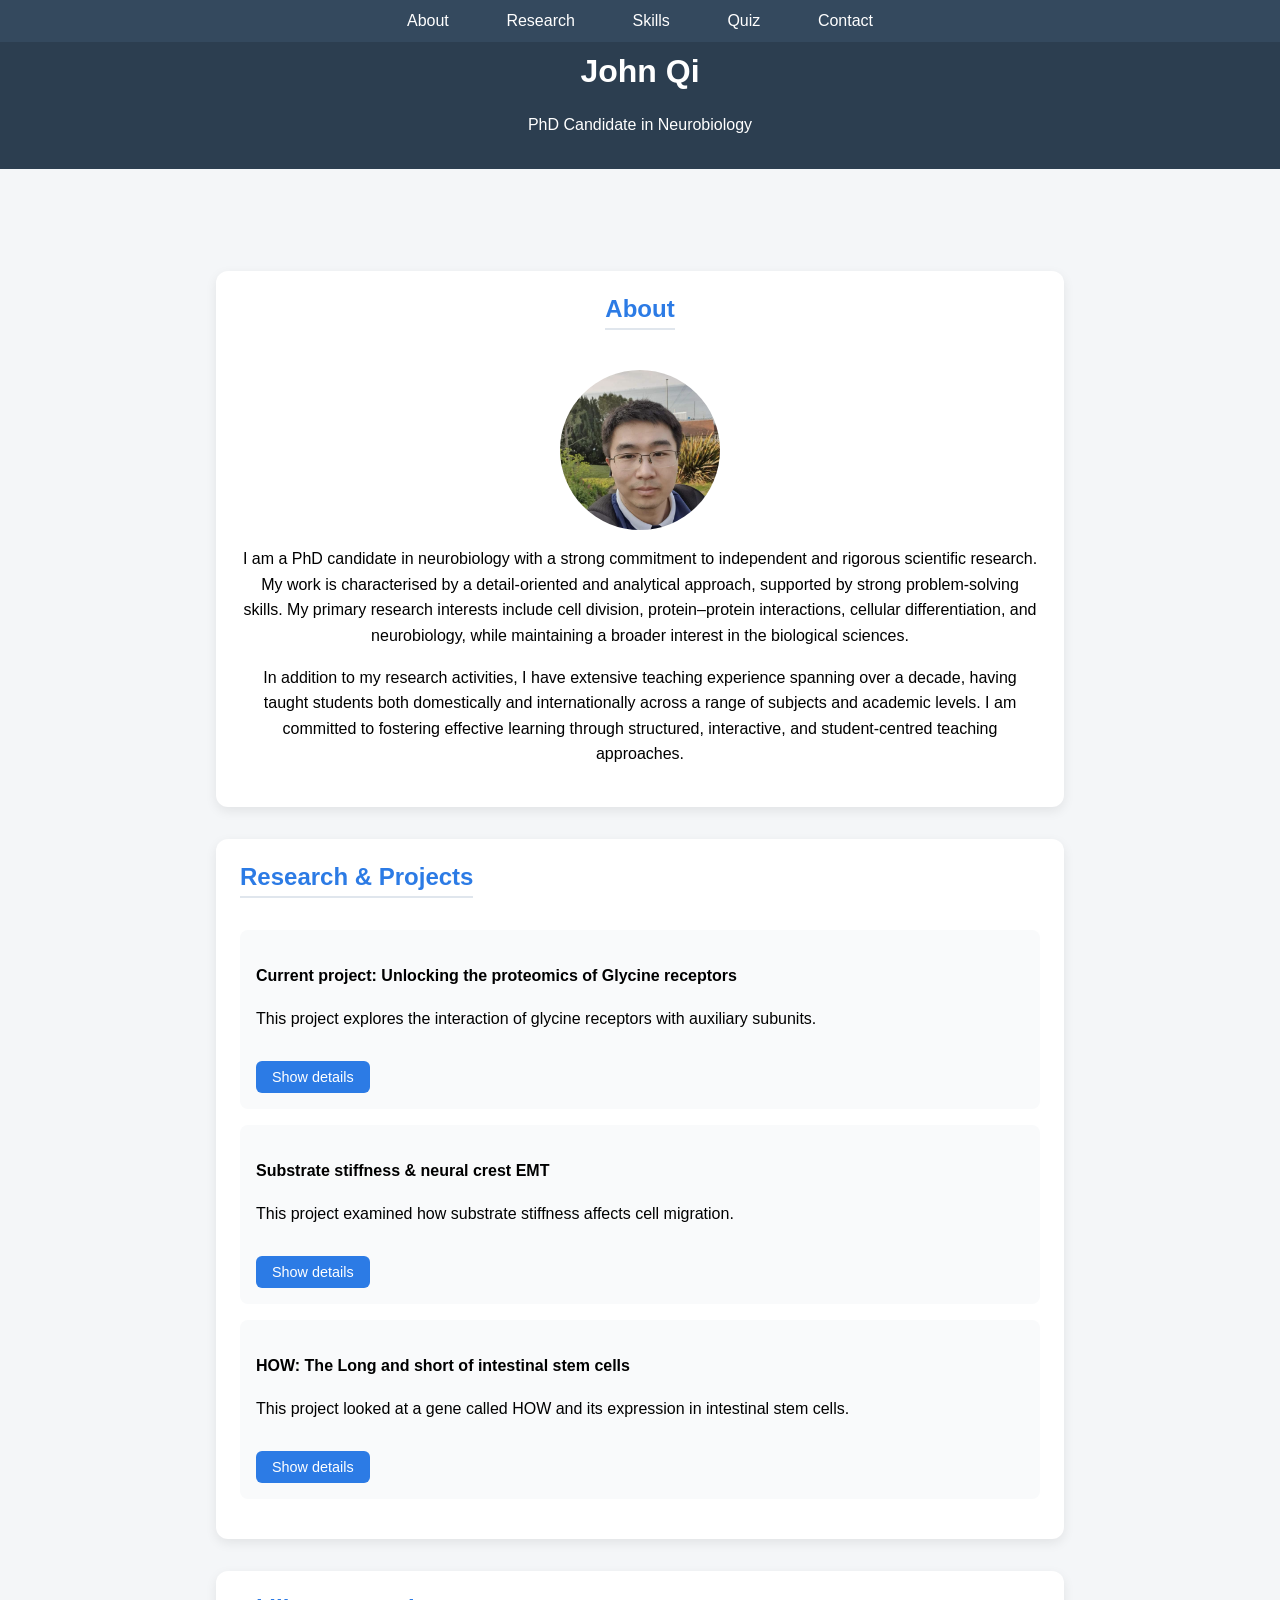
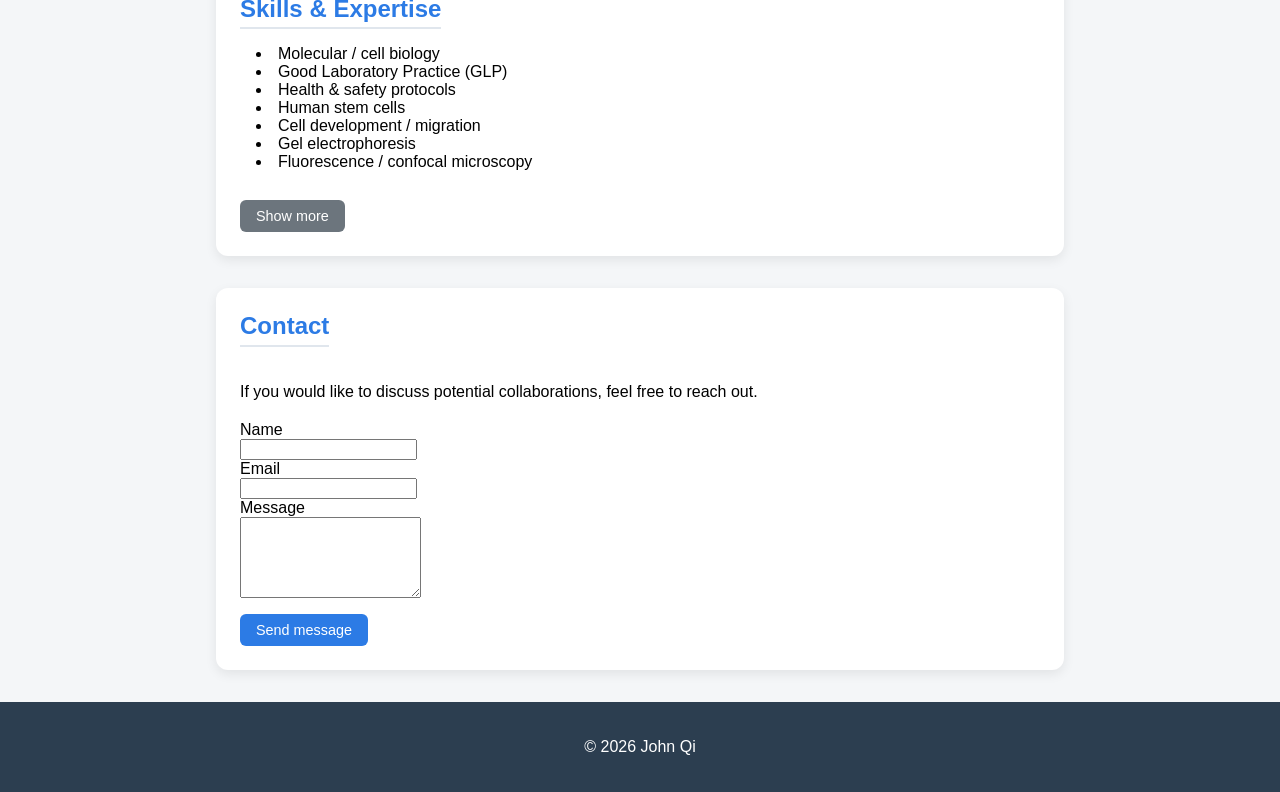
<file: index.html>
<!DOCTYPE html>
<html lang="en">

<head>
  <meta charset="UTF-8">
  <meta name="viewport" content="width=device-width, initial-scale=1.0">
  <title>John Qi | PhD Research Student</title>
  <link rel="stylesheet" href="style.css">
</head>

<body>

<header>
  <h1>John Qi</h1>
  <p>PhD Candidate in Neurobiology</p>
</header>

<nav>
  <ul>
    <li><a href="#about">About</a></li>
    <li><a href="#research">Research</a></li>
    <li><a href="#skills">Skills</a></li>
    <li><a href="quiz.html">Quiz</a></li> 
    <li><a href="#contact">Contact</a></li>
  </ul>
</nav>

<main>

<section id="about">
  <h2>About</h2>
  <img src="images/profile.png" alt="Photo of John Qi" class="profile-pic">

  <p>
   I am a PhD candidate in neurobiology with a strong commitment to independent and rigorous scientific research. 
   My work is characterised by a detail-oriented and analytical approach, supported by strong problem-solving skills. 
   My primary research interests include cell division, protein–protein interactions, cellular differentiation, and neurobiology, 
   while maintaining a broader interest in the biological sciences.
  </p>

  <p>
    In addition to my research activities, I have extensive teaching experience spanning over a decade, having taught students both domestically 
    and internationally across a range of subjects and academic levels. I am committed to fostering effective learning through structured, interactive, 
    and student-centred teaching approaches.
  </p>
</section>

<section id="research">
  <h2>Research & Projects</h2>

  <article>
    <h4>Current project: Unlocking the proteomics of Glycine receptors</h4>
    <p>This project explores the interaction of glycine receptors with auxiliary subunits.</p>

    <p class="extra-details" hidden>
      These subunits regulate receptor function. My current work focuses on identifying interaction networks
      and understanding how glycine receptors are controlled using proteomics and biochemical assays.
    </p>

    <button class="toggle-details" type="button">Show details</button>
  </article>

  <article>
    <h4>Substrate stiffness & neural crest EMT</h4>
    <p>This project examined how substrate stiffness affects cell migration.</p>

    <p class="extra-details" hidden>
      The aim was to build a reproducible model showing how mechanical properties influence EMT and migration.
    </p>

    <button class="toggle-details" type="button">Show details</button>
  </article>

  <article>
    <h4>HOW: The Long and short of intestinal stem cells</h4>
    <p>This project looked at a gene called HOW and its expression in intestinal stem cells.</p>

    <p class="extra-details" hidden>
      HOW expression was shown to impact differentiation and proliferation of stem cells.
    </p>

    <button class="toggle-details" type="button">Show details</button>
  </article>

</section>

<section id="skills">
  <h2>Skills & Expertise</h2>

  <ul>
    <li>Molecular / cell biology</li>
    <li>Good Laboratory Practice (GLP)</li>
    <li>Health & safety protocols</li>
    <li>Human stem cells</li>
    <li>Cell development / migration</li>
    <li>Gel electrophoresis</li>
    <li>Fluorescence / confocal microscopy</li>
  </ul>

  <ul class="extra-skills" hidden>
    <li>Regulatory / SOP compliance</li>
    <li>Drosophila melanogaster stem cells</li>
    <li>Xenopus laevis stem cells</li>
    <li>Chicken embryos</li>
    <li>Cell culture treatment techniques</li>
    <li>Cell fractionation</li>
    <li>Immunohistochemistry</li>
    <li>Immunostaining applications</li>
    <li>Molecular dynamics</li>
    <li>Molecular biology protocols</li>
    <li>RT-PCR / qPCR</li>
    <li>In situ hybridisation (ISH)</li>
    <li>Genetics: genes & genomes</li>
    <li>CRISPR-based genetic editing</li>
    <li>DNA isolation</li>
    <li>Imaging techniques</li>
    <li>Science ethics & responsibility</li>
    <li>Research design & practice</li>
    <li>Laboratory records maintenance</li>
    <li>Statistical analysis / data analytics</li>
  </ul>

  <button class="toggle-skills" type="button">Show more</button>
</section>

<section id="contact">
  <h2>Contact</h2>
  <p>If you would like to discuss potential collaborations, feel free to reach out.</p>

  <!-- ✅ FORM SPREE INTEGRATION -->
  <form action="https://formspree.io/f/mbdqdnbl" method="POST">

    <div>
      <label>Name</label><br>
      <input type="text" name="name" required>
    </div>

    <div>
      <label>Email</label><br>
      <input type="email" name="email" required>
    </div>

    <div>
      <label>Message</label><br>
      <textarea name="message" rows="5" required></textarea>
    </div>

    <!-- Optional extras -->
    <input type="hidden" name="_subject" value="New website contact submission">

    <div>
      <button type="submit">Send message</button>
    </div>

  </form>
</section>

</main>

<footer>
  <p>© 2026 John Qi</p>
</footer>

<!-- JavaScript -->
<script>
document.addEventListener("DOMContentLoaded", () => {

  // Project toggle
  document.querySelectorAll(".toggle-details").forEach(button => {
    button.addEventListener("click", () => {
      const details = button.closest("article").querySelector(".extra-details");
      const hidden = details.hasAttribute("hidden");

      if (hidden) {
        details.removeAttribute("hidden");
        button.textContent = "Hide details";
      } else {
        details.setAttribute("hidden", "");
        button.textContent = "Show details";
      }
    });
  });

  // Skills toggle
  const skillsButton = document.querySelector(".toggle-skills");
  const extraSkills = document.querySelector(".extra-skills");

  skillsButton.addEventListener("click", () => {
    const hidden = extraSkills.hasAttribute("hidden");

    if (hidden) {
      extraSkills.removeAttribute("hidden");
      skillsButton.textContent = "Show less";
    } else {
      extraSkills.setAttribute("hidden", "");
      skillsButton.textContent = "Show more";
    }
  });

});
</script>

</body>
</html>
</file>
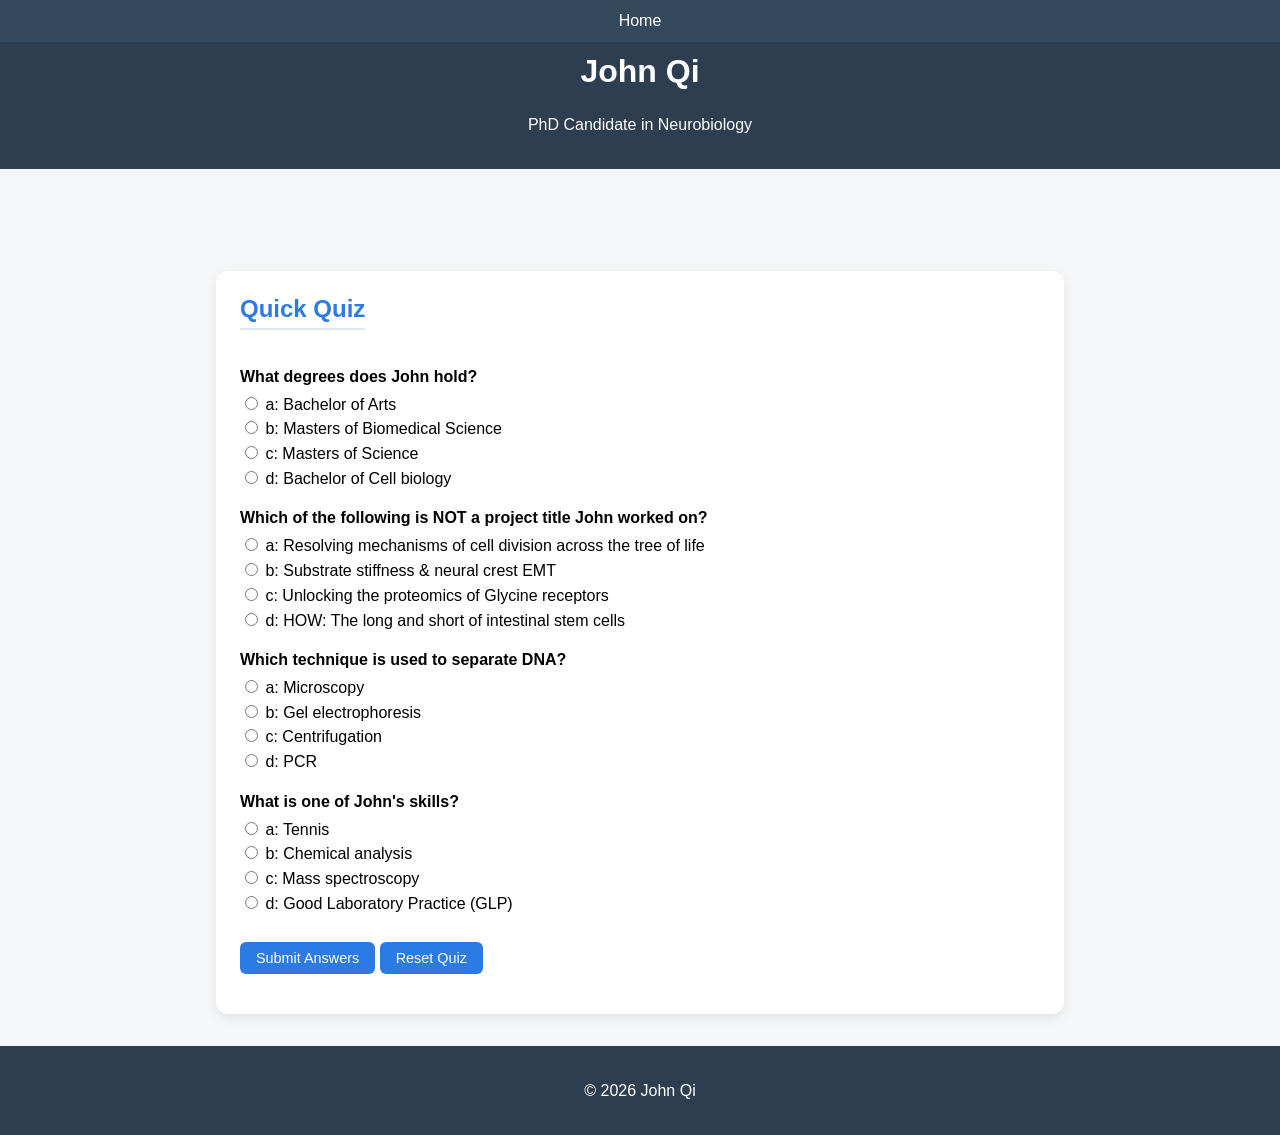
<file: quiz.html>
<!DOCTYPE html>
<html lang="en">
<head>
  <meta charset="UTF-8">
  <meta name="viewport" content="width=device-width, initial-scale=1.0">
  <title>Quiz | John Qi</title>
  <link rel="stylesheet" href="style.css">
</head>

<body>

<header>
  <h1>John Qi</h1>
  <p>PhD Candidate in Neurobiology</p>
</header>

<nav>
  <ul>
    <li><a href="index.html">Home</a></li>
  </ul>
</nav>

<main>

<section>
  <h2>Quick Quiz</h2>

  <div id="quiz-container"></div>

  <button id="submit-quiz">Submit Answers</button>
  <button id="reset-quiz">Reset Quiz</button>

  <p id="quiz-result"></p>
</section>

</main>

<footer>
  <p>© 2026 John Qi</p>
</footer>

<script src="quiz.js"></script>

</body>
</html>
</file>
<file: style.css>
/* ===== GENERAL ===== */
body {
  margin: 0;
  font-family: Arial, sans-serif;
  background-color: #f4f6f8;
  text-align: center;

}

p {
  line-height: 1.6;
}

/* ===== HEADER / BANNER ===== */
header {
  background-color: #2c3e50;
  color: white;
  padding: 2rem 0 1rem 0; 
  margin: 0;
}

/* ===== NAV BAR ===== */
nav {
  background-color: #34495e;

  position: fixed;
  top: 0;
  left: 0;
  width: 100%;
  z-index: 1000;

  padding: 0.75rem 0;
}

/* Nav list layout */
nav > ul {
  list-style: none;
  padding: 0;
  margin: 0;

  display: flex;
  justify-content: center;
  gap: 2rem;
  flex-wrap: wrap;
}

/* Nav links */
nav a {
  text-decoration: none;
  color: white;
  font-weight: 500;
  padding: 0.4rem 0.8rem;
  border-radius: 6px;
}

nav a:hover {
  background-color: #2c3e50;
}

/* ===== MAIN CONTENT OFFSET ===== */
main {
  padding-top: 70px; 
}

/* ===== CARD SECTIONS ===== */
section {
  max-width: 800px;
  margin: 2rem auto;
  padding: 1.5rem;

  background-color: white;
  border-radius: 12px;
  box-shadow: 0 4px 12px rgba(0, 0, 0, 0.08);

  text-align: left;

  transition: transform 0.2s ease, box-shadow 0.2s ease;
}

section:hover {
  transform: translateY(-3px);
  box-shadow: 0 6px 18px rgba(0, 0, 0, 0.12);
}

section h2 {
  margin-top: 0;
}

/* ===== HEADINGS ===== */
h1, h2 {
  text-align: center;
}

h2 {
  color: #2c7be5;
  border-bottom: 2px solid #e0e6ed;
  display: inline-block;
  padding-bottom: 0.3rem;
  margin-bottom: 1rem;
}

/* ===== ARTICLES (PROJECTS) ===== */
article {
  background-color: #f9fafb;
  padding: 1rem;
  margin: 1rem 0;
  border-radius: 8px;
}

/* ===== SKILLS LIST FIX ===== */
#skills ul {
  list-style-position: inside;
  padding-left: 1rem;
  margin-top: 0;
  display: block;
}

/* ===== PROFILE IMAGE (if added) ===== */
#about {
  text-align: center; 
}

.profile-pic {
  width: 160px;
  height: 160px;
  object-fit: cover;
  border-radius: 50%;
  
  display: block;
  margin: 1.5rem auto 1rem auto; 
}

/* ===== FOOTER ===== */
footer {
  margin-top: 2rem;
  padding: 1rem;
  background-color: #2c3e50;
  color: white;
  text-align: center;
}

#quiz-container {
  margin-top: 1rem;
}

.quiz-question {
  margin-bottom: 1rem;
}

.quiz-question h4 {
  margin-bottom: 0.5rem;
}

.quiz-question label {
  display: block;
  margin-bottom: 0.3rem;
  cursor: pointer;
}
[hidden] {
  display: none !important;
}
/* ===== BUTTONS (Show details / Show more) ===== */
button {
  margin-top: 0.8rem;
  padding: 0.5rem 1rem;

  background-color: #2c7be5;
  color: white;
  border: none;
  border-radius: 6px;

  font-size: 0.9rem;
  font-weight: 500;
  cursor: pointer;

  transition: background-color 0.2s ease, transform 0.1s ease;
}

/* Hover effect */
button:hover {
  background-color: #1a5fd0;
}

/* Click effect */
button:active {
  transform: scale(0.97);
}

/* Optional: softer look for skills button */
.toggle-skills {
  background-color: #6c757d;
}

.toggle-skills:hover {
  background-color: #5a6268;
}
</file>
